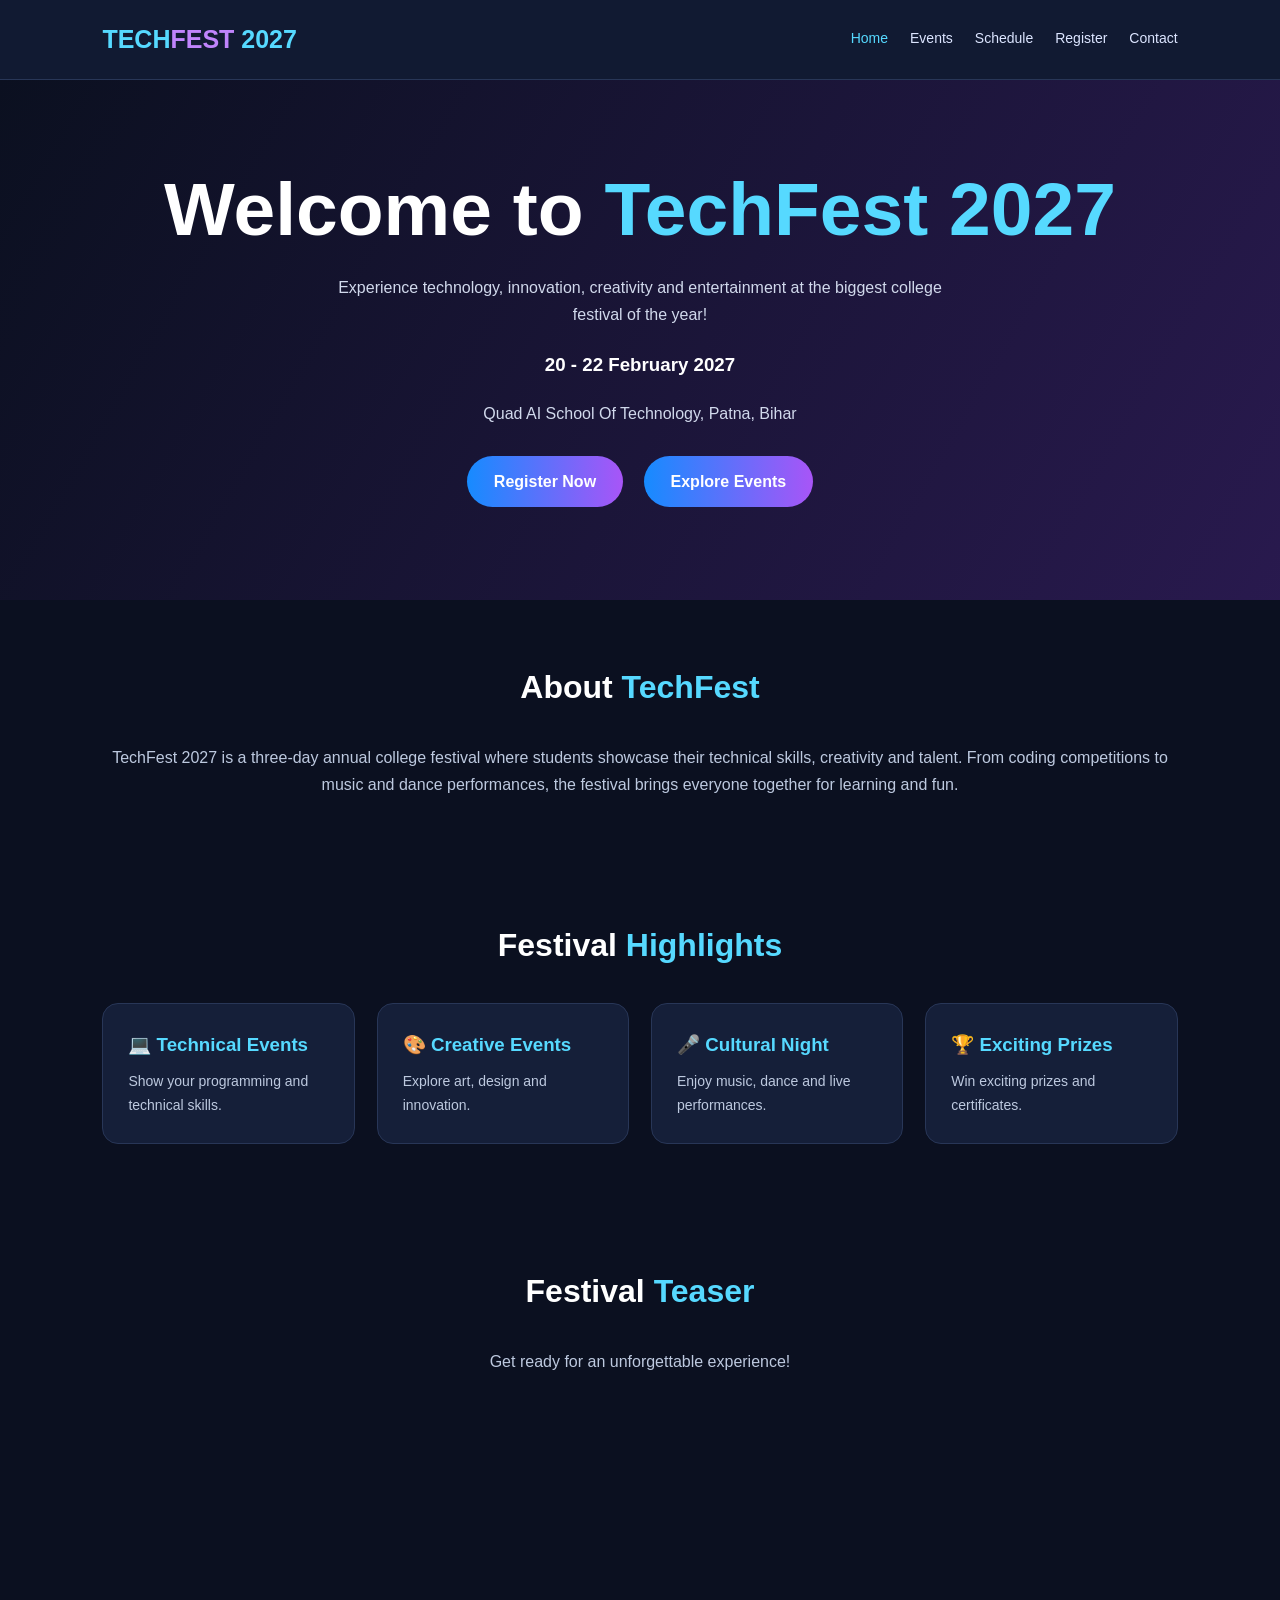
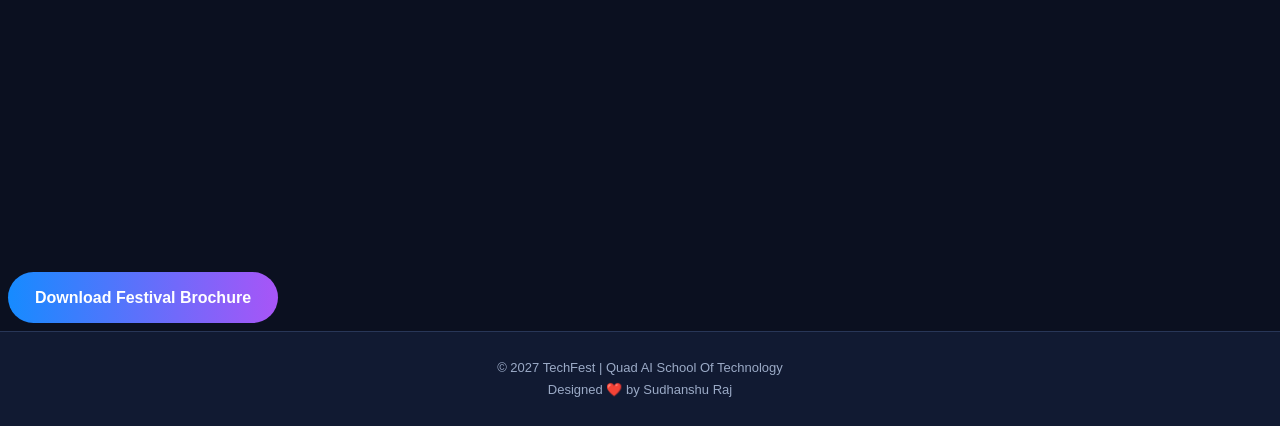
<file: index.html>
<!DOCTYPE html>
<html lang="en">
<head>
    <meta charset="UTF-8">
    <meta name="viewport" content="width=device-width, initial-scale=1.0">
    <title>TechFest 2027 | Home</title>
    <link rel="stylesheet" href="style.css">
</head>
<body>

<header>
    <div class="logo">TECH<span>FEST</span> 2027</div>
    <nav>
        <a href="index.html" class="active">Home</a>
        <a href="events.html">Events</a>
        <a href="schedule.html">Schedule</a>
        <a href="register.html">Register</a>
        <a href="contact.html">Contact</a>
    </nav>
</header>

<main>
    <section class="hero">
        <h1>Welcome to <span>TechFest 2027</span></h1>
        <p>
            Experience technology, innovation, creativity and entertainment
            at the biggest college festival of the year!
        </p>
        <h3>20 - 22 February 2027</h3>
        <p>Quad AI School Of Technology, Patna, Bihar</p>

        <div>
            <a href="register.html" class="btn">Register Now</a>
            <a href="events.html" class="btn">Explore Events</a>
        </div>
    </section>

    <section class="container">
        <h2 class="section-title">About <span>TechFest</span></h2>
        <p style="text-align:center;color:#bdc9df;">
            TechFest 2027 is a three-day annual college festival where
            students showcase their technical skills, creativity and talent.
            From coding competitions to music and dance performances,
            the festival brings everyone together for learning and fun.
        </p>
    </section>

    <section class="container">
        <h2 class="section-title">Festival <span>Highlights</span></h2>

        <div class="cards">
            <div class="card">
                <h3>💻 Technical Events</h3>
                <p>Show your programming and technical skills.</p>
            </div>

            <div class="card">
                <h3>🎨 Creative Events</h3>
                <p>Explore art, design and innovation.</p>
            </div>

            <div class="card">
                <h3>🎤 Cultural Night</h3>
                <p>Enjoy music, dance and live performances.</p>
            </div>

            <div class="card">
                <h3>🏆 Exciting Prizes</h3>
                <p>Win exciting prizes and certificates.</p>
            </div>
        </div>
    </section>

    <section class="container video-section">
        <h2 class="section-title">Festival <span>Teaser</span></h2>
        <p style="margin-bottom:20px;color:#bdc9df;">
            Get ready for an unforgettable experience!
        </p>

        <iframe
            src="https://www.youtube.com/embed/qb-NY3nzjZk?si=lZtTf7R56-9NR5_O"
            title="Festival Teaser"
            allowfullscreen>
        </iframe>
    </section>
    <a href="brochure.pdf" download class="btn">
    Download Festival Brochure
</a>
</main>

<footer>
    <p>© 2027 TechFest | Quad AI School Of Technology</p>
    <p>Designed ❤️ by Sudhanshu Raj</p>
</footer>

</body>
</html>
</file>
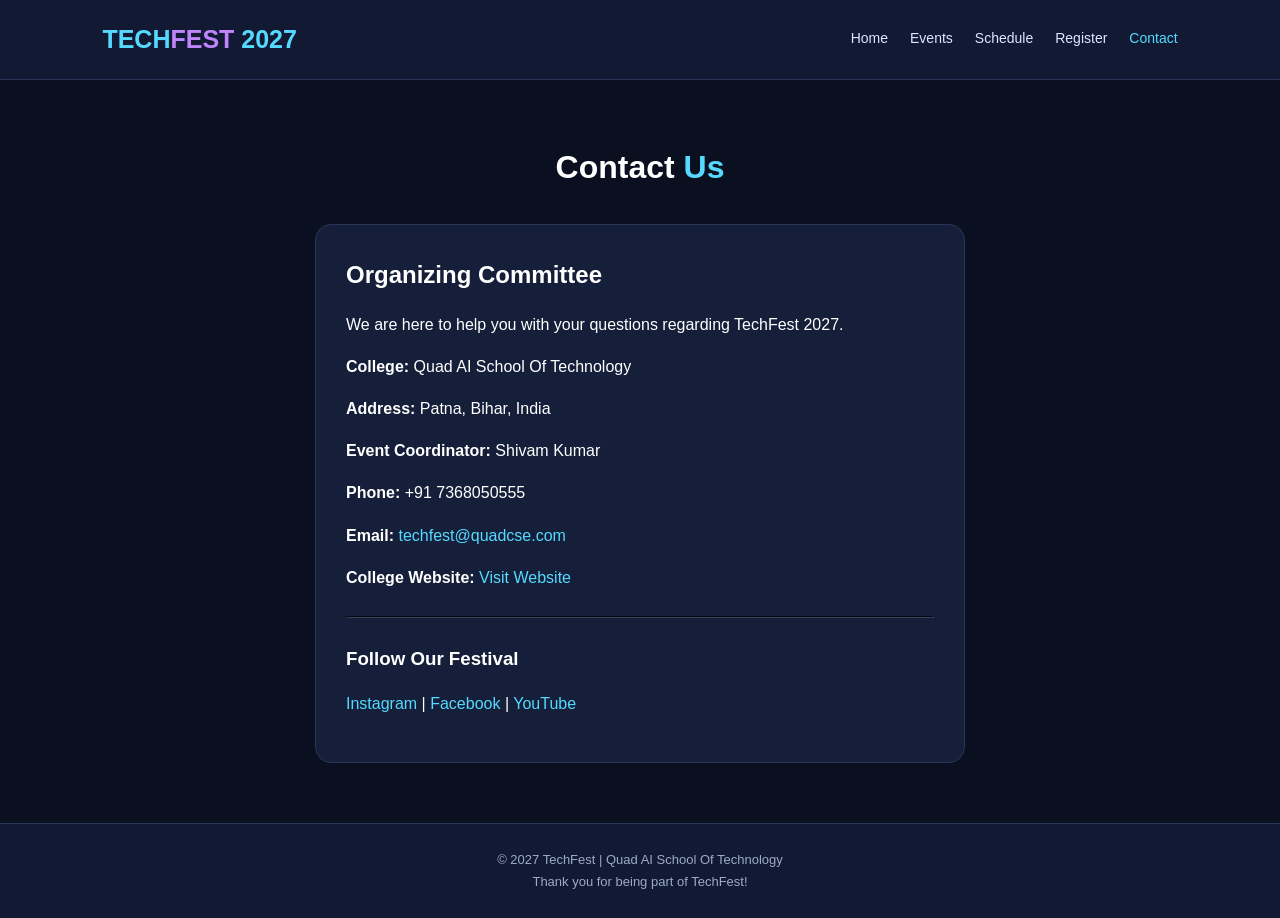
<file: contact.html>
<!DOCTYPE html>
<html lang="en">
<head>
    <meta charset="UTF-8">
    <meta name="viewport" content="width=device-width, initial-scale=1.0">
    <title>TechFest 2027 | Contact</title>
    <link rel="stylesheet" href="style.css">
</head>
<body>

<header>
    <div class="logo">TECH<span>FEST</span> 2027</div>
    <nav>
        <a href="index.html">Home</a>
        <a href="events.html">Events</a>
        <a href="schedule.html">Schedule</a>
        <a href="register.html">Register</a>
        <a href="contact.html" class="active">Contact</a>
    </nav>
</header>

<main class="container">
    <h1 class="section-title">Contact <span>Us</span></h1>

    <div class="contact-box">
        <h2>Organizing Committee</h2>

        <p>We are here to help you with your questions
           regarding TechFest 2027.</p>

        <p><strong>College:</strong> Quad AI School Of Technology</p>

        <p><strong>Address:</strong> Patna, Bihar, India</p>

        <p><strong>Event Coordinator:</strong> Shivam Kumar</p>

        <p><strong>Phone:</strong> +91 7368050555</p>

        <p>
            <strong>Email:</strong>
            <a href="mailto:techfest@quadcse.com">
                techfest@quadcse.com
            </a>
        </p>

        <p>
            <strong>College Website:</strong>
            <a href="https://www.quadcse.com/"
               target="_blank">
                Visit Website
            </a>
        </p>

        <hr style="border-color:#344260;margin:25px 0;">

        <h3>Follow Our Festival</h3>
        <p>
            <a href="https://www.instagram.com/@joinmyquad" target="_blank">Instagram</a>
            |
            <a href="https://www.facebook.com/@joinmyquad" target="_blank">Facebook</a>
            |
            <a href="https://www.youtube.com/@joinmyquad/" target="_blank">YouTube</a>
        </p>
    </div>
</main>

<footer>
    <p>© 2027 TechFest | Quad AI School Of Technology</p>
    <p>Thank you for being part of TechFest!</p>
</footer>

</body>
</html>
</file>
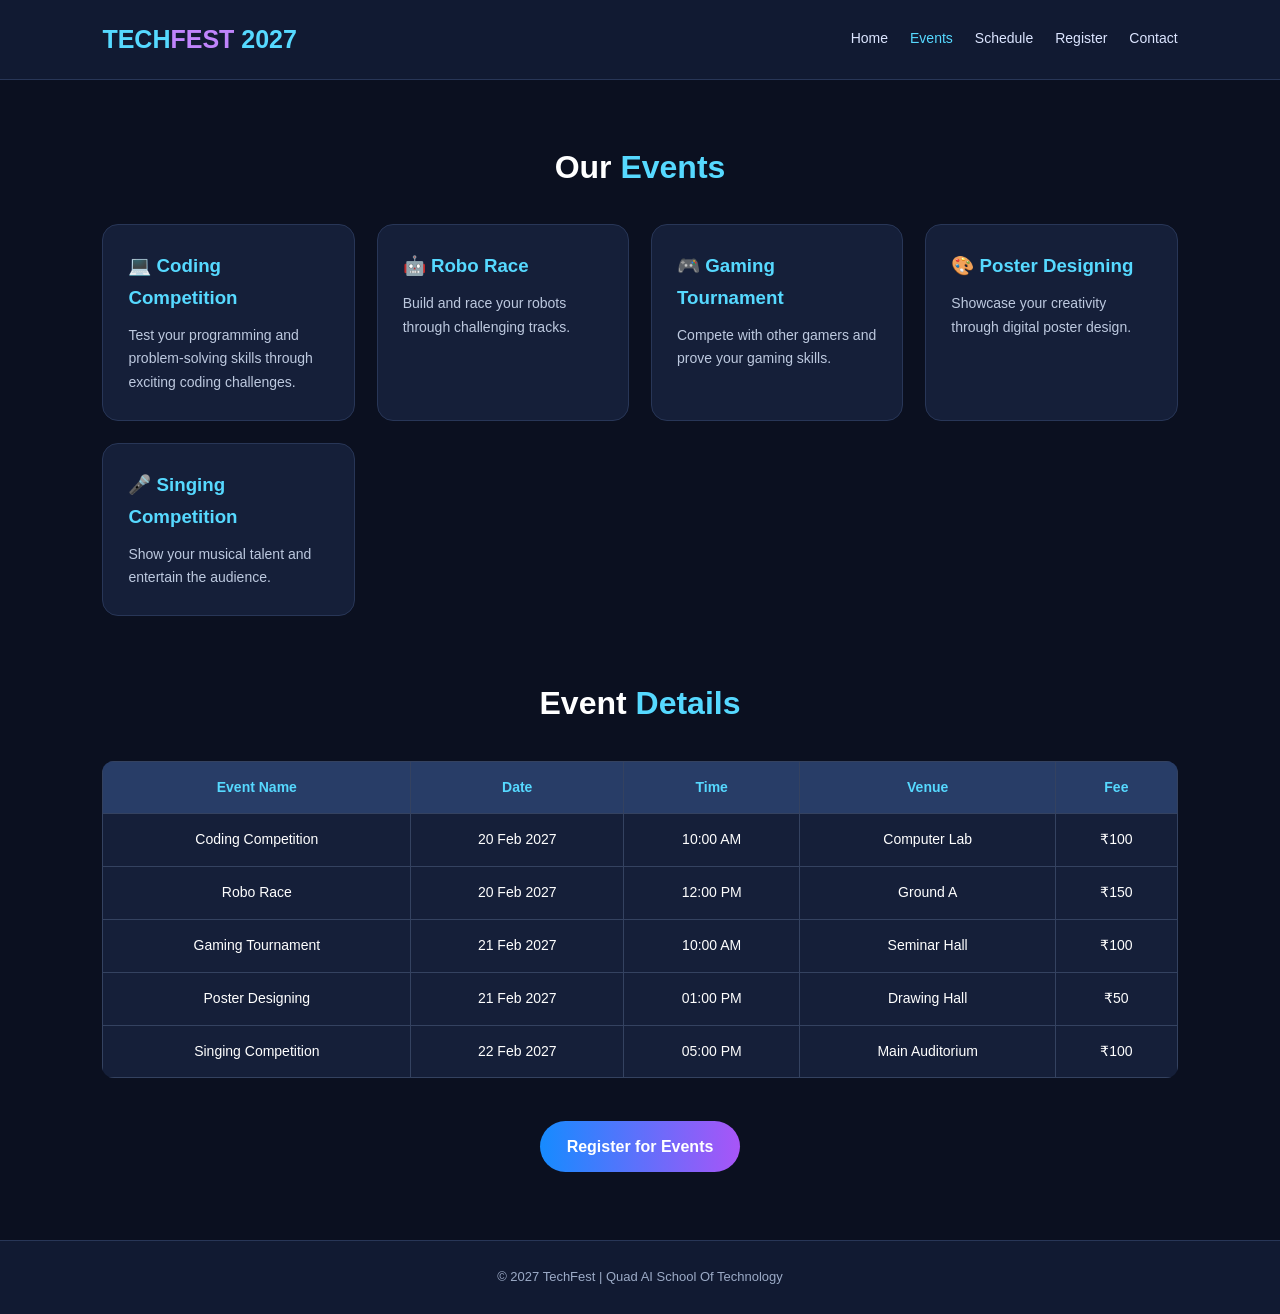
<file: events.html>
<!DOCTYPE html>
<html lang="en">
<head>
    <meta charset="UTF-8">
    <meta name="viewport" content="width=device-width, initial-scale=1.0">
    <title>TechFest 2027 | Events</title>
    <link rel="stylesheet" href="style.css">
</head>
<body>

<header>
    <div class="logo">TECH<span>FEST</span> 2027</div>
    <nav>
        <a href="index.html">Home</a>
        <a href="events.html" class="active">Events</a>
        <a href="schedule.html">Schedule</a>
        <a href="register.html">Register</a>
        <a href="contact.html">Contact</a>
    </nav>
</header>

<main class="container">
    <h1 class="section-title">Our <span>Events</span></h1>

    <div class="cards">
        <div class="card">
            <h3>💻 Coding Competition</h3>
            <p>Test your programming and problem-solving skills through exciting coding challenges.</p>
        </div>

        <div class="card">
            <h3>🤖 Robo Race</h3>
            <p>Build and race your robots through challenging tracks.</p>
        </div>

        <div class="card">
            <h3>🎮 Gaming Tournament</h3>
            <p>Compete with other gamers and prove your gaming skills.</p>
        </div>

        <div class="card">
            <h3>🎨 Poster Designing</h3>
            <p>Showcase your creativity through digital poster design.</p>
        </div>

        <div class="card">
            <h3>🎤 Singing Competition</h3>
            <p>Show your musical talent and entertain the audience.</p>
        </div>
    </div>

    <h2 class="section-title" style="margin-top:60px;">
        Event <span>Details</span>
    </h2>

    <div class="table-wrap">
        <table>
            <tr>
                <th>Event Name</th>
                <th>Date</th>
                <th>Time</th>
                <th>Venue</th>
                <th>Fee</th>
            </tr>

            <tr>
                <td>Coding Competition</td>
                <td>20 Feb 2027</td>
                <td>10:00 AM</td>
                <td>Computer Lab</td>
                <td>₹100</td>
            </tr>

            <tr>
                <td>Robo Race</td>
                <td>20 Feb 2027</td>
                <td>12:00 PM</td>
                <td>Ground A</td>
                <td>₹150</td>
            </tr>

            <tr>
                <td>Gaming Tournament</td>
                <td>21 Feb 2027</td>
                <td>10:00 AM</td>
                <td>Seminar Hall</td>
                <td>₹100</td>
            </tr>

            <tr>
                <td>Poster Designing</td>
                <td>21 Feb 2027</td>
                <td>01:00 PM</td>
                <td>Drawing Hall</td>
                <td>₹50</td>
            </tr>

            <tr>
                <td>Singing Competition</td>
                <td>22 Feb 2027</td>
                <td>05:00 PM</td>
                <td>Main Auditorium</td>
                <td>₹100</td>
            </tr>
        </table>
    </div>

    <div style="text-align:center;margin-top:35px;">
        <a href="register.html" class="btn">Register for Events</a>
    </div>
</main>

<footer>
    <p>© 2027 TechFest | Quad AI School Of Technology</p>
</footer>

</body>
</html>
</file>
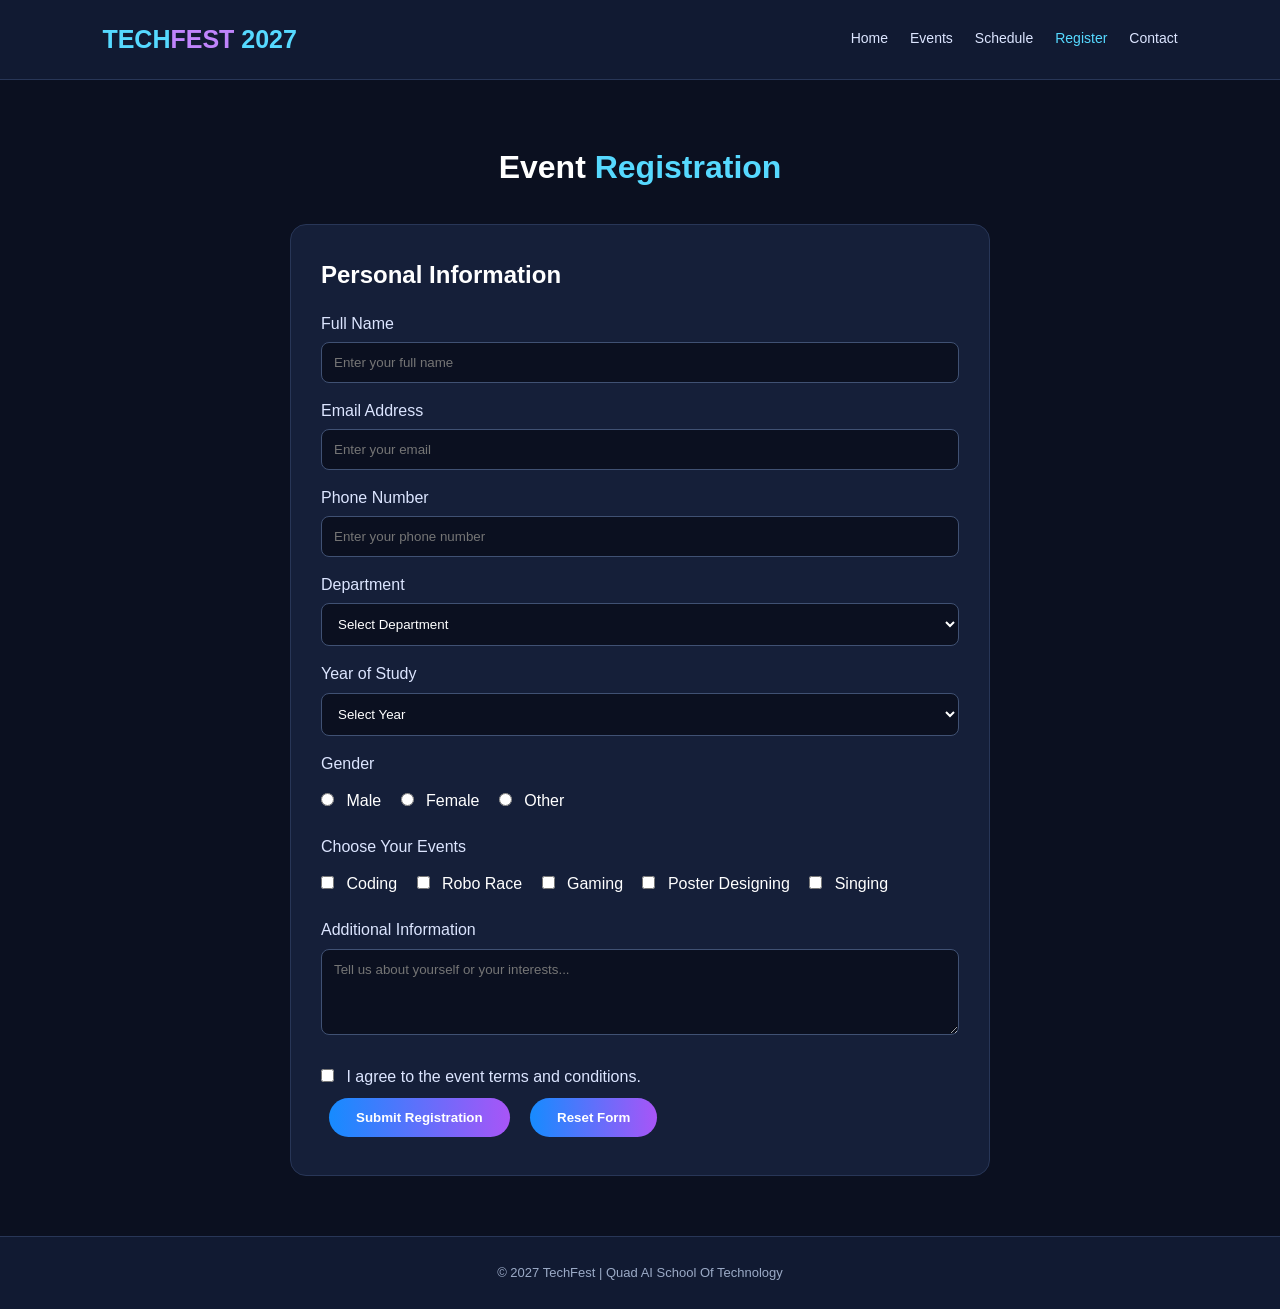
<file: register.html>
<!DOCTYPE html>
<html lang="en">
<head>
    <meta charset="UTF-8">
    <meta name="viewport" content="width=device-width, initial-scale=1.0">
    <title>TechFest 2027 | Registration</title>
    <link rel="stylesheet" href="style.css">
</head>
<body>

<header>
    <div class="logo">TECH<span>FEST</span> 2027</div>
    <nav>
        <a href="index.html">Home</a>
        <a href="events.html">Events</a>
        <a href="schedule.html">Schedule</a>
        <a href="register.html" class="active">Register</a>
        <a href="contact.html">Contact</a>
    </nav>
</header>

<main class="container">
    <h1 class="section-title">Event <span>Registration</span></h1>

    <form action="/.registers">

        <h2>Personal Information</h2>

        <label for="name">Full Name</label>
        <input type="text" id="name" name="name"
               placeholder="Enter your full name" required>

        <label for="email">Email Address</label>
        <input type="email" id="email" name="email"
               placeholder="Enter your email" required>

        <label for="phone">Phone Number</label>
        <input type="tel" id="phone" name="phone"
               placeholder="Enter your phone number"
               pattern="[0-9]{10}" required>

        <label for="department">Department</label>
        <select id="department" name="department" required>
            <option value="">Select Department</option>
            <option>Computer Science</option>
            <option>Information Technology</option>
            <option>Other</option>
        </select>

        <label for="year">Year of Study</label>
        <select id="year" name="year" required>
            <option value="">Select Year</option>
            <option>First Year</option>
            <option>Second Year</option>
            <option>Third Year</option>
            <option>Fourth Year</option>
        </select>

        <label>Gender</label>
        <div class="option">
            <input type="radio" name="gender" value="Male" required> Male
        </div>
        <div class="option">
            <input type="radio" name="gender" value="Female"> Female
        </div>
        <div class="option">
            <input type="radio" name="gender" value="Other"> Other
        </div>

        <label>Choose Your Events</label>

        <div class="option">
            <input type="checkbox" name="events" value="Coding"> Coding
        </div>

        <div class="option">
            <input type="checkbox" name="events" value="Robo Race"> Robo Race
        </div>

        <div class="option">
            <input type="checkbox" name="events" value="Gaming"> Gaming
        </div>

        <div class="option">
            <input type="checkbox" name="events" value="Poster Design"> Poster Designing
        </div>

        <div class="option">
            <input type="checkbox" name="events" value="Singing"> Singing
        </div>

        <label for="message">Additional Information</label>
        <textarea id="message" name="message" rows="4"
                  placeholder="Tell us about yourself or your interests..."></textarea>

        <div style="margin-top:20px;">
            <input type="checkbox" id="terms" required>
            <label for="terms" style="display:inline;">
                I agree to the event terms and conditions.
            </label>
        </div>

        <button type="submit" class="btn">Submit Registration</button>
        <button type="reset" class="btn">Reset Form</button>

    </form>
</main>

<footer>
    <p>© 2027 TechFest | Quad AI School Of Technology</p>
</footer>

</body>
</html>
</file>
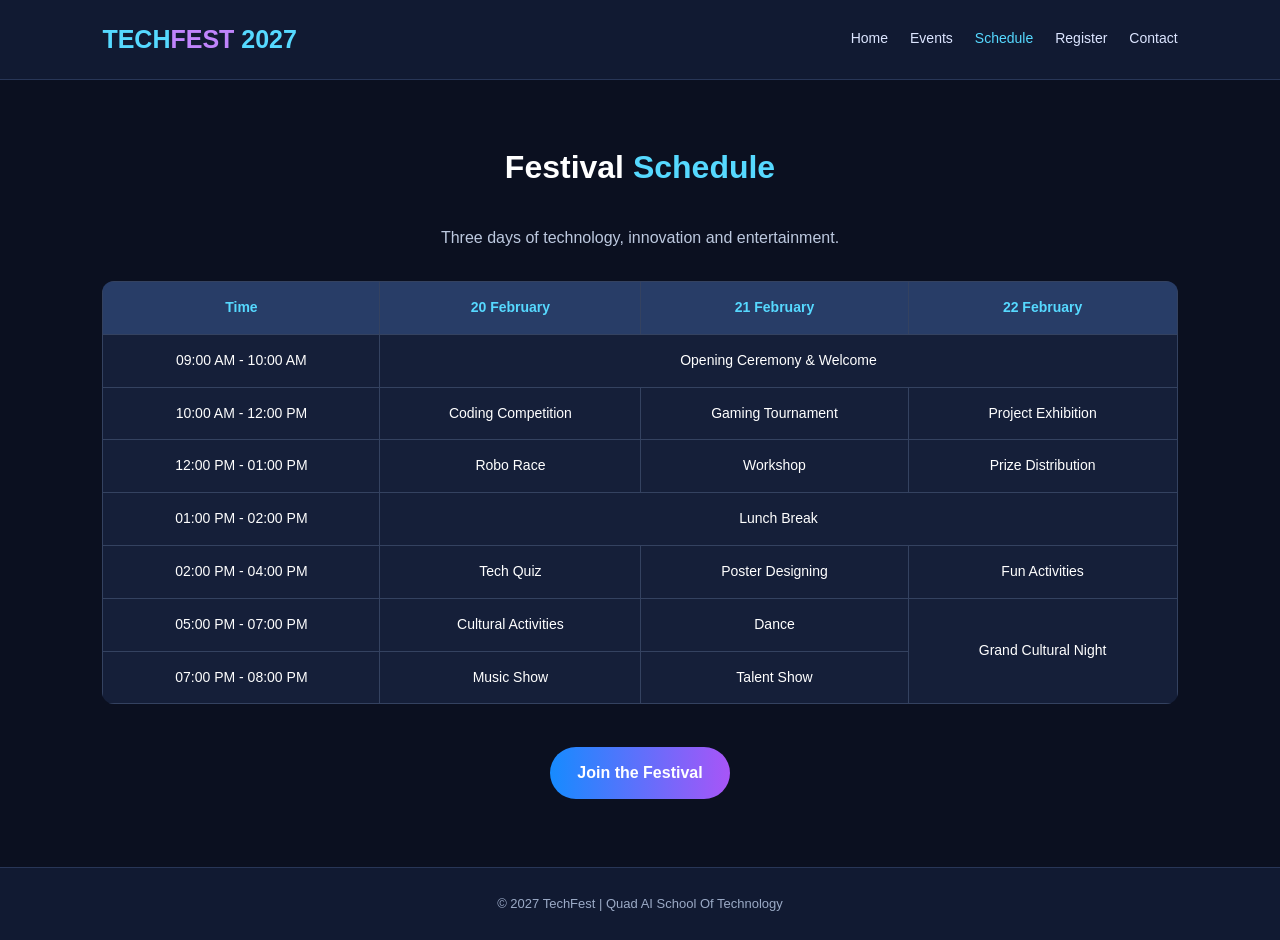
<file: schedule.html>
<!DOCTYPE html>
<html lang="en">
<head>
    <meta charset="UTF-8">
    <meta name="viewport" content="width=device-width, initial-scale=1.0">
    <title>TechFest 2027 | Schedule</title>
    <link rel="stylesheet" href="style.css">
</head>
<body>

<header>
    <div class="logo">TECH<span>FEST</span> 2027</div>
    <nav>
        <a href="index.html">Home</a>
        <a href="events.html">Events</a>
        <a href="schedule.html" class="active">Schedule</a>
        <a href="register.html">Register</a>
        <a href="contact.html">Contact</a>
    </nav>
</header>

<main class="container">
    <h1 class="section-title">Festival <span>Schedule</span></h1>

    <p style="text-align:center;color:#bdc9df;margin-bottom:30px;">
        Three days of technology, innovation and entertainment.
    </p>

    <div class="table-wrap">
        <table>
            <tr>
                <th>Time</th>
                <th>20 February</th>
                <th>21 February</th>
                <th>22 February</th>
            </tr>

            <tr>
                <td>09:00 AM - 10:00 AM</td>
                <td colspan="3">Opening Ceremony & Welcome</td>
            </tr>

            <tr>
                <td>10:00 AM - 12:00 PM</td>
                <td>Coding Competition</td>
                <td>Gaming Tournament</td>
                <td>Project Exhibition</td>
            </tr>

            <tr>
                <td>12:00 PM - 01:00 PM</td>
                <td>Robo Race</td>
                <td>Workshop</td>
                <td>Prize Distribution</td>
            </tr>

            <tr>
                <td>01:00 PM - 02:00 PM</td>
                <td colspan="3">Lunch Break</td>
            </tr>

            <tr>
                <td>02:00 PM - 04:00 PM</td>
                <td>Tech Quiz</td>
                <td>Poster Designing</td>
                <td>Fun Activities</td>
            </tr>

            <tr>
                <td>05:00 PM - 07:00 PM</td>
                <td>Cultural Activities</td>
                <td>Dance</td>
                <td rowspan="2">Grand Cultural Night</td>
            </tr>

            <tr>
                <td>07:00 PM - 08:00 PM</td>
                <td>Music Show</td>
                <td>Talent Show</td>
            </tr>
        </table>
    </div>

    <div style="text-align:center;margin-top:35px;">
        <a href="register.html" class="btn">Join the Festival</a>
    </div>
</main>

<footer>
    <p>© 2027 TechFest | Quad AI School Of Technology</p>
</footer>

</body>
</html>
</file>
<file: style.css>
* {
    margin: 0;
    padding: 0;
    box-sizing: border-box;
}

body {
    font-family: 'Poppins', sans-serif;
    background: #0b1020;
    color: #ffffff;
    line-height: 1.7;
}

header {
    background: #111a32;
    padding: 18px 8%;
    display: flex;
    justify-content: space-between;
    align-items: center;
    flex-wrap: wrap;
    gap: 15px;
    border-bottom: 1px solid #283657;
}

.logo {
    font-size: 25px;
    font-weight: 800;
    color: #56d9ff;
}

.logo span {
    color: #c084fc;
}

nav {
    display: flex;
    gap: 22px;
    flex-wrap: wrap;
}

nav a {
    text-decoration: none;
    color: #dce5ff;
    font-size: 14px;
    transition: 0.3s;
}

nav a:hover,
nav a.active {
    color: #56d9ff;
}

.hero {
    min-height: 520px;
    display: flex;
    flex-direction: column;
    justify-content: center;
    align-items: center;
    text-align: center;
    padding: 70px 20px;
    background:
        linear-gradient(120deg, rgba(11,16,32,.92), rgba(49,28,91,.78)),
        url('https://images.unsplash.com/photo-1459749411175-04bf5292ceea?w=1600');
    background-size: cover;
    background-position: center;
}

.hero h1 {
    font-size: clamp(38px, 7vw, 75px);
    font-weight: 800;
    line-height: 1.2;
}

.hero h1 span {
    color: #56d9ff;
}

.hero p {
    max-width: 650px;
    color: #d1d9ec;
    margin: 20px 0;
}

.btn {
    display: inline-block;
    padding: 12px 27px;
    margin: 8px;
    background: linear-gradient(90deg, #168bff, #a855f7);
    color: white;
    border-radius: 30px;
    text-decoration: none;
    font-weight: 600;
    transition: 0.3s;
    border: none;
    cursor: pointer;
}

.btn:hover {
    transform: translateY(-3px);
    box-shadow: 0 8px 25px #168bff55;
}

.container {
    width: 84%;
    max-width: 1200px;
    margin: auto;
    padding: 60px 0;
}

.section-title {
    text-align: center;
    font-size: 32px;
    margin-bottom: 30px;
}

.section-title span {
    color: #56d9ff;
}

.cards {
    display: grid;
    grid-template-columns: repeat(auto-fit, minmax(230px, 1fr));
    gap: 22px;
}

.card {
    background: #151f39;
    border: 1px solid #283657;
    padding: 25px;
    border-radius: 16px;
    transition: 0.3s;
}



.card h3 {
    color: #56d9ff;
    margin-bottom: 10px;
}

.card p {
    color: #bdc9df;
    font-size: 14px;
}

.info {
    color: #c084fc;
    font-size: 14px;
    margin-top: 12px;
}

table {
    width: 100%;
    border-collapse: collapse;
    background: #151f39;
    border-radius: 12px;
    overflow: hidden;
}

th, td {
    padding: 14px;
    text-align: center;
    border: 1px solid #344260;
    font-size: 14px;
}

th {
    background: #283d67;
    color: #56d9ff;
}

tr:hover td {
    background: #1d2c4c;
}

.table-wrap {
    overflow-x: auto;
    margin-top: 25px;
}

form {
    max-width: 700px;
    margin: auto;
    padding: 30px;
    background: #151f39;
    border: 1px solid #283657;
    border-radius: 16px;
}

form label {
    display: block;
    margin: 14px 0 5px;
    color: #dce5ff;
}

form input,
form select,
form textarea {
    width: 100%;
    padding: 12px;
    background: #0b1020;
    color: white;
    border: 1px solid #405173;
    border-radius: 8px;
    font-family: inherit;
}

form input[type="radio"],
form input[type="checkbox"] {
    width: auto;
    margin-right: 8px;
}

.option {
    display: inline-block;
    margin: 5px 15px 5px 0;
}

form textarea {
    resize: vertical;
}

.contact-box {
    max-width: 650px;
    margin: auto;
    padding: 30px;
    background: #151f39;
    border-radius: 16px;
    border: 1px solid #283657;
}

.contact-box p {
    margin: 15px 0;
}

.contact-box a {
    color: #56d9ff;
    text-decoration: none;
}

iframe {
    width: 100%;
    max-width: 750px;
    height: 400px;
    border: none;
    border-radius: 15px;
}

.video-section {
    text-align: center;
}

footer {
    background: #111a32;
    padding: 25px;
    text-align: center;
    color: #9baac6;
    border-top: 1px solid #283657;
    font-size: 13px;
}

@media(max-width: 700px) {
    header {
        justify-content: center;
        text-align: center;
    }

    nav {
        justify-content: center;
        gap: 12px;
    }

    .container {
        width: 92%;
        padding: 40px 0;
    }

    .hero {
        min-height: 430px;
    }

    .hero h1 {
        font-size: 42px;
    }

    th, td {
        padding: 10px;
        min-width: 100px;
    }

    iframe {
        height: 230px;
    }

    form {
        padding: 20px;
    }
}
</file>
